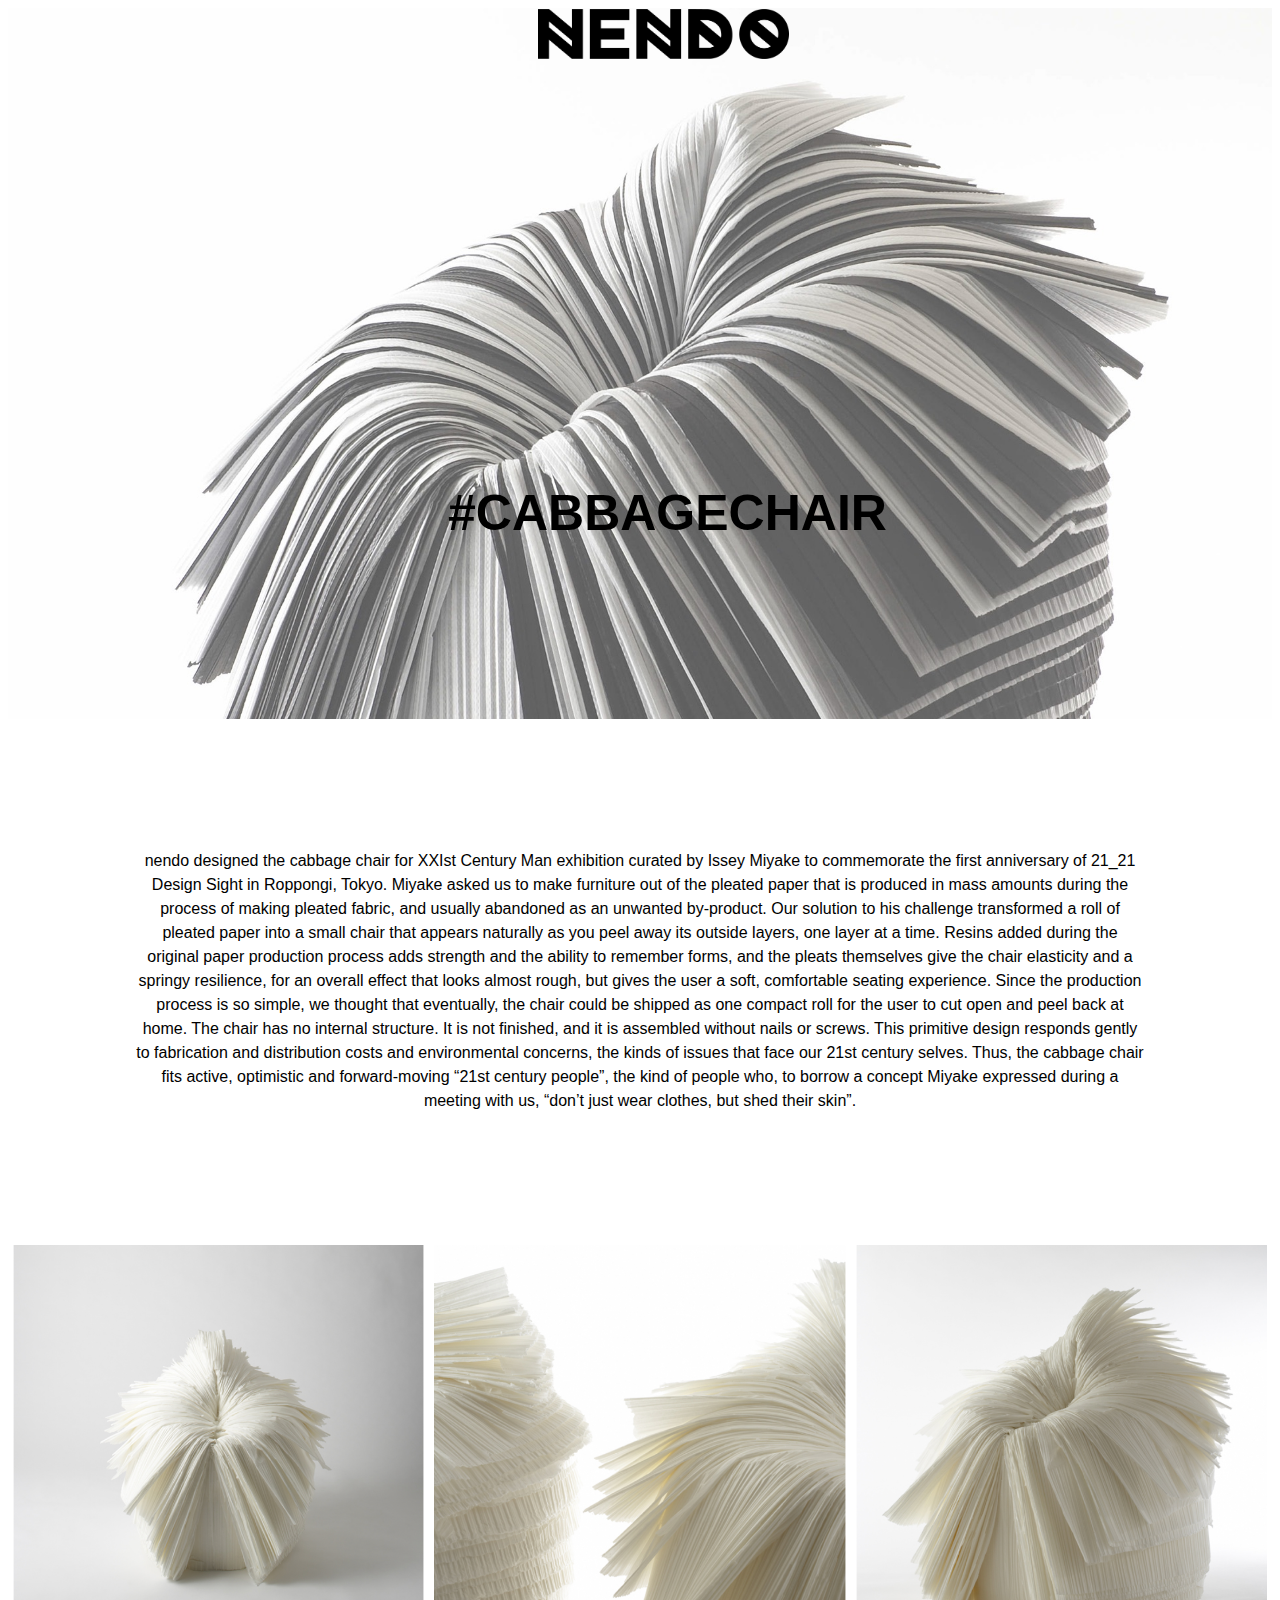
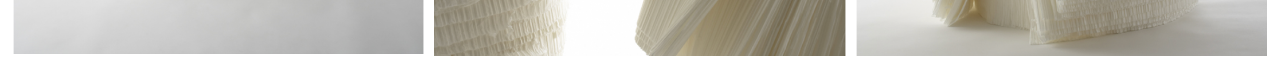
<file: cabbage.html>
<!DOCTYPE html>
<html lang="en">
<head>
    <meta charset="UTF-8">
    <meta name="viewport" content="width=device-width, initial-scale=1.0">
    <title>#CABBAGECHAIR</title>
    <link rel="stylesheet" href="cabbage.css">
</head>

<body>
    <div class="h1">
        <h1 class="h1" style="font-family: Verdana, Geneva, Tahoma, sans-serif; font-weight: bold;">#CABBAGECHAIR</h1>
    </div>

    <a href="index.html">
         <div class="pic1">
             <img src="public/imgs/nendo-logo.png" class="pic1" alt="Nendo logo">
              
         </div>
    </a>

    <div class="grid">
        <img src="public/imgs/cabbagechair.jpeg" alt="cabbage chair by nendo" width="100%;" height="auto">
    </div>

    <div class="container">
        <div class="text1">nendo designed the cabbage chair for XXIst Century Man exhibition curated by Issey Miyake to commemorate the first anniversary of 21_21 Design Sight in Roppongi, Tokyo.
            Miyake asked us to make furniture out of the pleated paper that is produced in mass amounts during the process of making pleated fabric, and usually abandoned as an unwanted by-product. Our solution to his challenge transformed a roll of pleated paper into a small chair that appears naturally as you peel away its outside layers, one layer at a time.
            Resins added during the original paper production process adds strength and the ability to remember forms, and the pleats themselves give the chair elasticity and a springy resilience, for an overall effect that looks almost rough, but gives the user a soft, comfortable seating experience.
            Since the production process is so simple, we thought that eventually, the chair could be shipped as one compact roll for the user to cut open and peel back at home. The chair has no internal structure. It is not finished, and it is assembled without nails or screws. This primitive design responds gently to fabrication and distribution costs and environmental concerns, the kinds of issues that face our 21st century selves. Thus, the cabbage chair fits active, optimistic and forward-moving “21st century people”, the kind of people who, to borrow a concept Miyake expressed during a meeting with us, “don’t just wear clothes, but shed their skin”.</div>
    </div>

    <div class="row">
        <div class="column">
            <img src="public/imgs/cabbage1.png" alt="cabbage chair by nendo" width="100%;">
        </div>
    
        <div class="column">
            <img src="public/imgs/cabbage2.png" alt="cabbage chair by nendo" width="100%;">
        </div>
    
        <div class="column">
            <img src="public/imgs/cabbage3.png" alt="cabbage chair by nendo" width="100%;">
        </div>
        

</body>
</html>
</file>
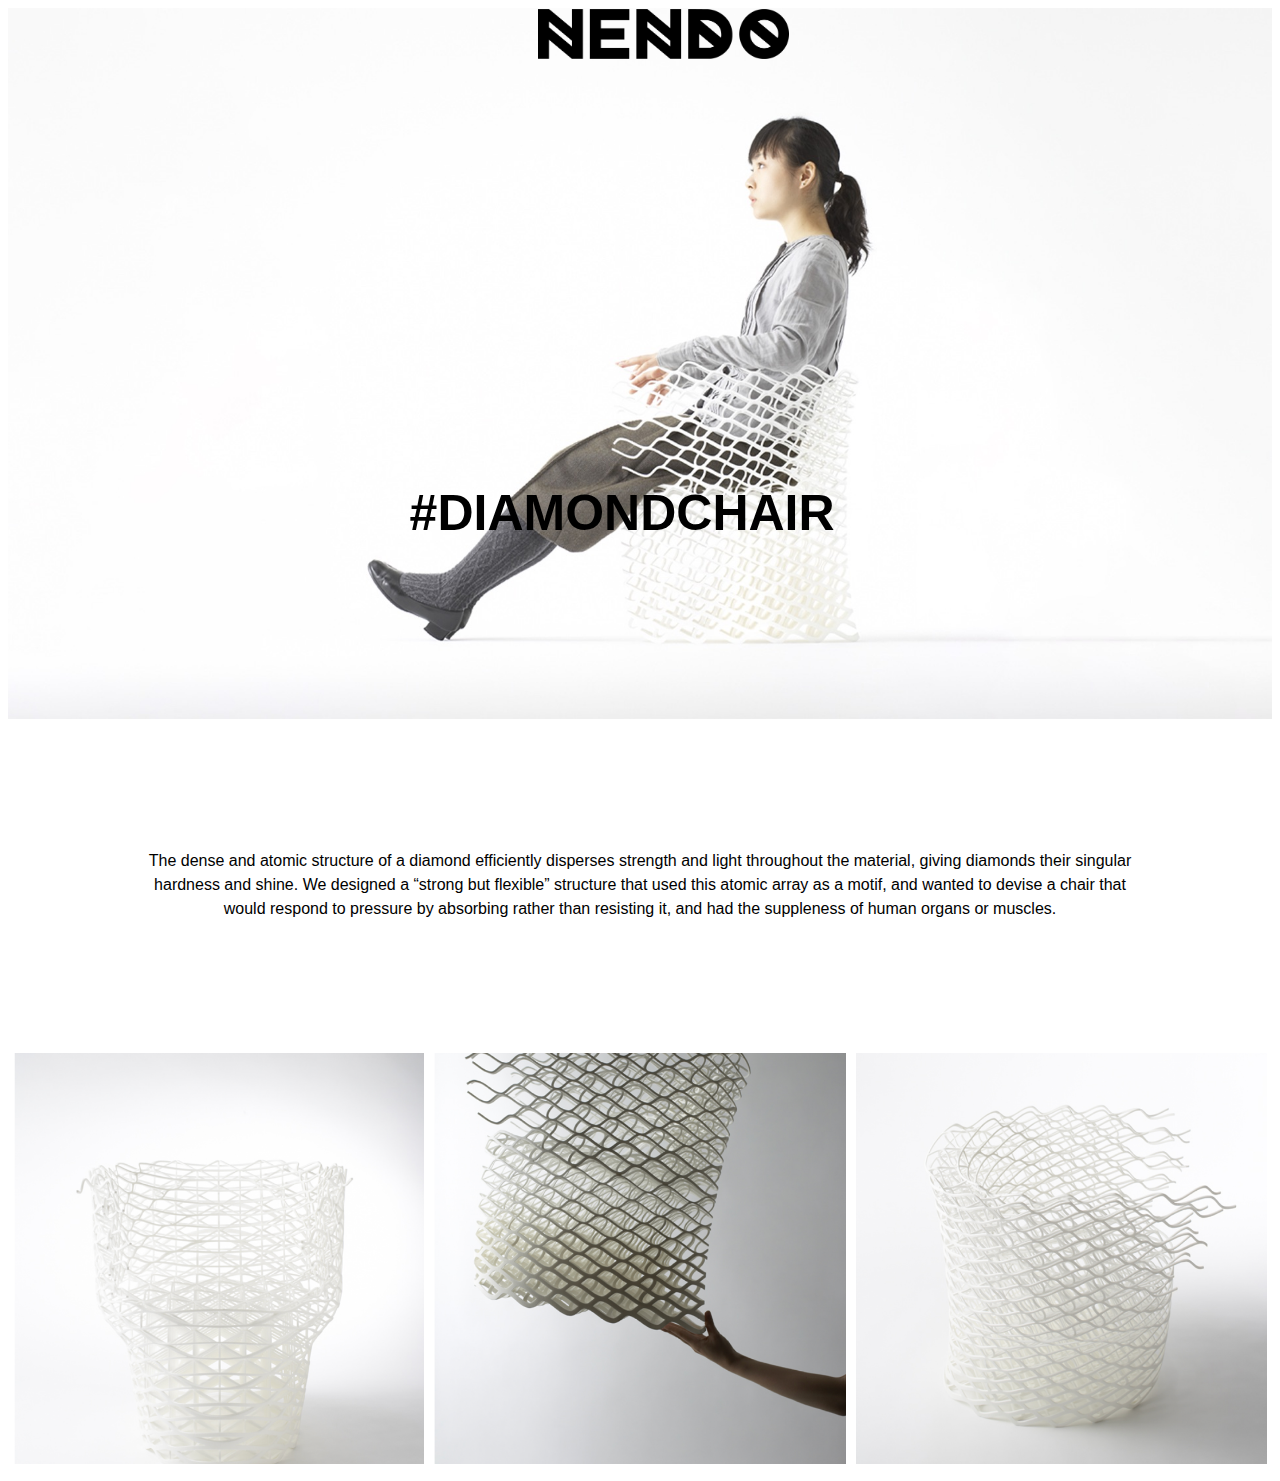
<file: diamond.html>
<!DOCTYPE html>
<html lang="en">
<head>
    <meta charset="UTF-8">
    <meta name="viewport" content="width=device-width, initial-scale=1.0">
    <title>#DIAMONDCHAIR</title>
    <link rel="stylesheet" href="diamond.css">
</head>

<body>
    <div class="h1">
        <h1 class="h1" style="font-family: Verdana, Geneva, Tahoma, sans-serif; font-weight: bold;">#DIAMONDCHAIR</h1>
    </div>

    <a href="index.html">
         <div class="pic1">
             <img src="public/imgs/nendo-logo.png" class="pic1" alt="Nendo logo">
              
         </div>
    </a>

    <div class="diamond">
        <img src="public/imgs/diamondchair2.jpeg" alt="diamond chair by nendo" width="100%;" height="auto">
    </div>

    <div class="container">
        <div class="text1">The dense and atomic structure of a diamond efficiently disperses strength and light throughout the material, giving diamonds their singular hardness and shine. We designed a “strong but flexible” structure that used this atomic array as a motif, and wanted to devise a chair that would respond to pressure by absorbing rather than resisting it, and had the suppleness of human organs or muscles.
        </div>
    </div>

    <div class="row">
        <div class="column">
            <img src="public/imgs/diamond2.png" alt="diamond chair by nendo" width="100%;">
        </div>
    
        <div class="column">
            <img src="public/imgs/diamond1.png" alt="diamond chair by nendo" width="100%;">
        </div>
    
        <div class="column">
            <img src="public/imgs/diamond3.png" alt="diamond chair by nendo" width="100%;">
        </div>
        

</body>
</html>
</file>
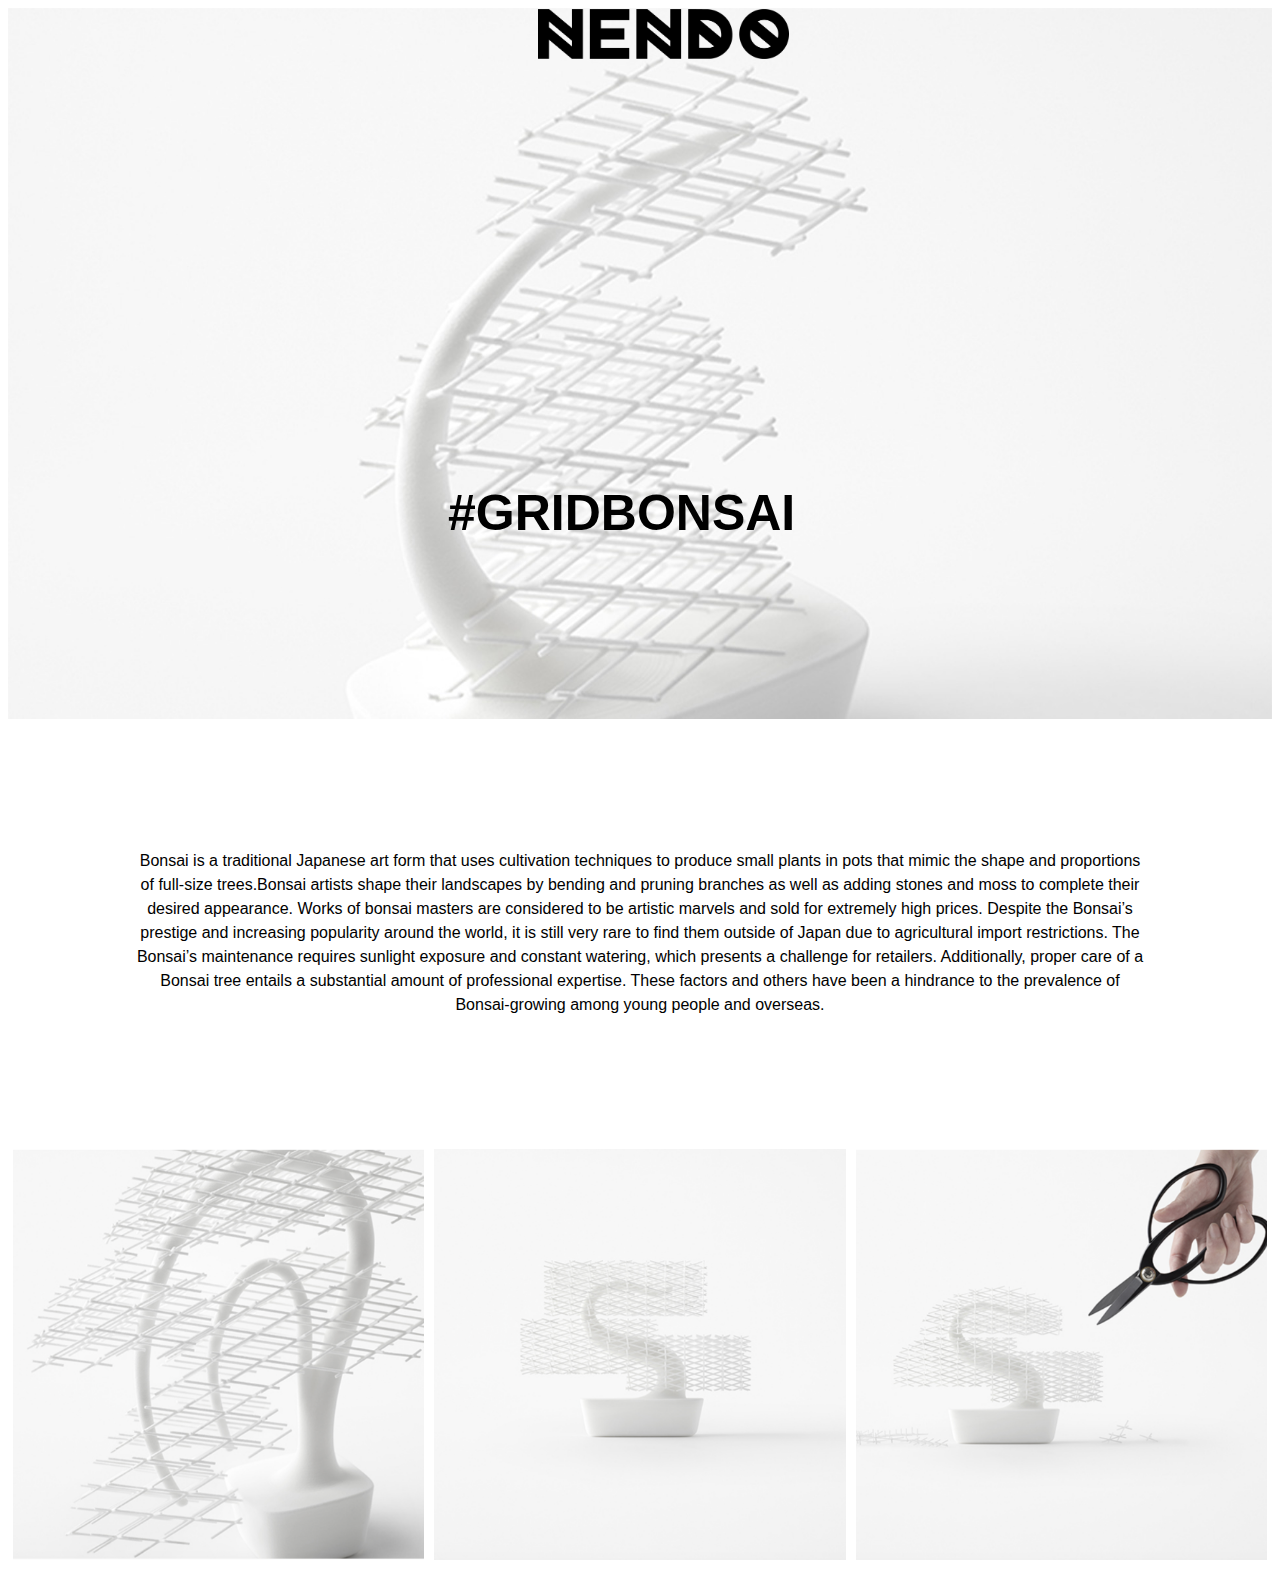
<file: grid.html>
<!DOCTYPE html>
<html lang="en">
<head>
    <meta charset="UTF-8">
    <meta name="viewport" content="width=device-width, initial-scale=1.0">
    <title>#GRIDBONSAI</title>
    <link rel="stylesheet" href="grid.css">
</head>

<body>
    <div class="h1">
        <h1 class="h1" style="font-family: Verdana, Geneva, Tahoma, sans-serif; font-weight: bold;">#GRIDBONSAI</h1>
    </div>

    <a href="index.html">
         <div class="pic1">
             <img src="public/imgs/nendo-logo.png" class="pic1" alt="Nendo logo">
              
         </div>
    </a>

    <div class="grid">
        <img src="public/imgs/gridbonsai.jpeg" alt="grid bonsai by nendo" width="100%;" height="auto">
    </div>

    <div class="container">
        <div class="text1">Bonsai is a traditional Japanese art form that uses cultivation techniques to produce small plants in pots that mimic the shape and proportions of full-size trees.Bonsai artists shape their landscapes by bending and pruning branches as well as adding stones and moss to complete their desired appearance. Works of bonsai masters are considered to be artistic marvels and sold for extremely high prices. Despite the Bonsai’s prestige and increasing popularity around the world, it is still very rare to find them outside of Japan due to agricultural import restrictions. The Bonsai’s maintenance requires sunlight exposure and constant watering, which presents a challenge for retailers. Additionally, proper care of a Bonsai tree entails a substantial amount of professional expertise. These factors and others have been a hindrance to the prevalence of Bonsai-growing among young people and overseas.</div>
    </div>

    <div class="row">
        <div class="column">
            <img src="public/imgs/grid1.png" alt="grid bonsai by nendo" width="100%;">
        </div>
    
        <div class="column">
            <img src="public/imgs/grid2.png" alt="grid bonsai by nendo" width="100%;">
        </div>
    
        <div class="column">
            <img src="public/imgs/grid3.png" alt="grid bonsai by nendo" width="100%;">
        </div>
        

</body>
</html>
</file>
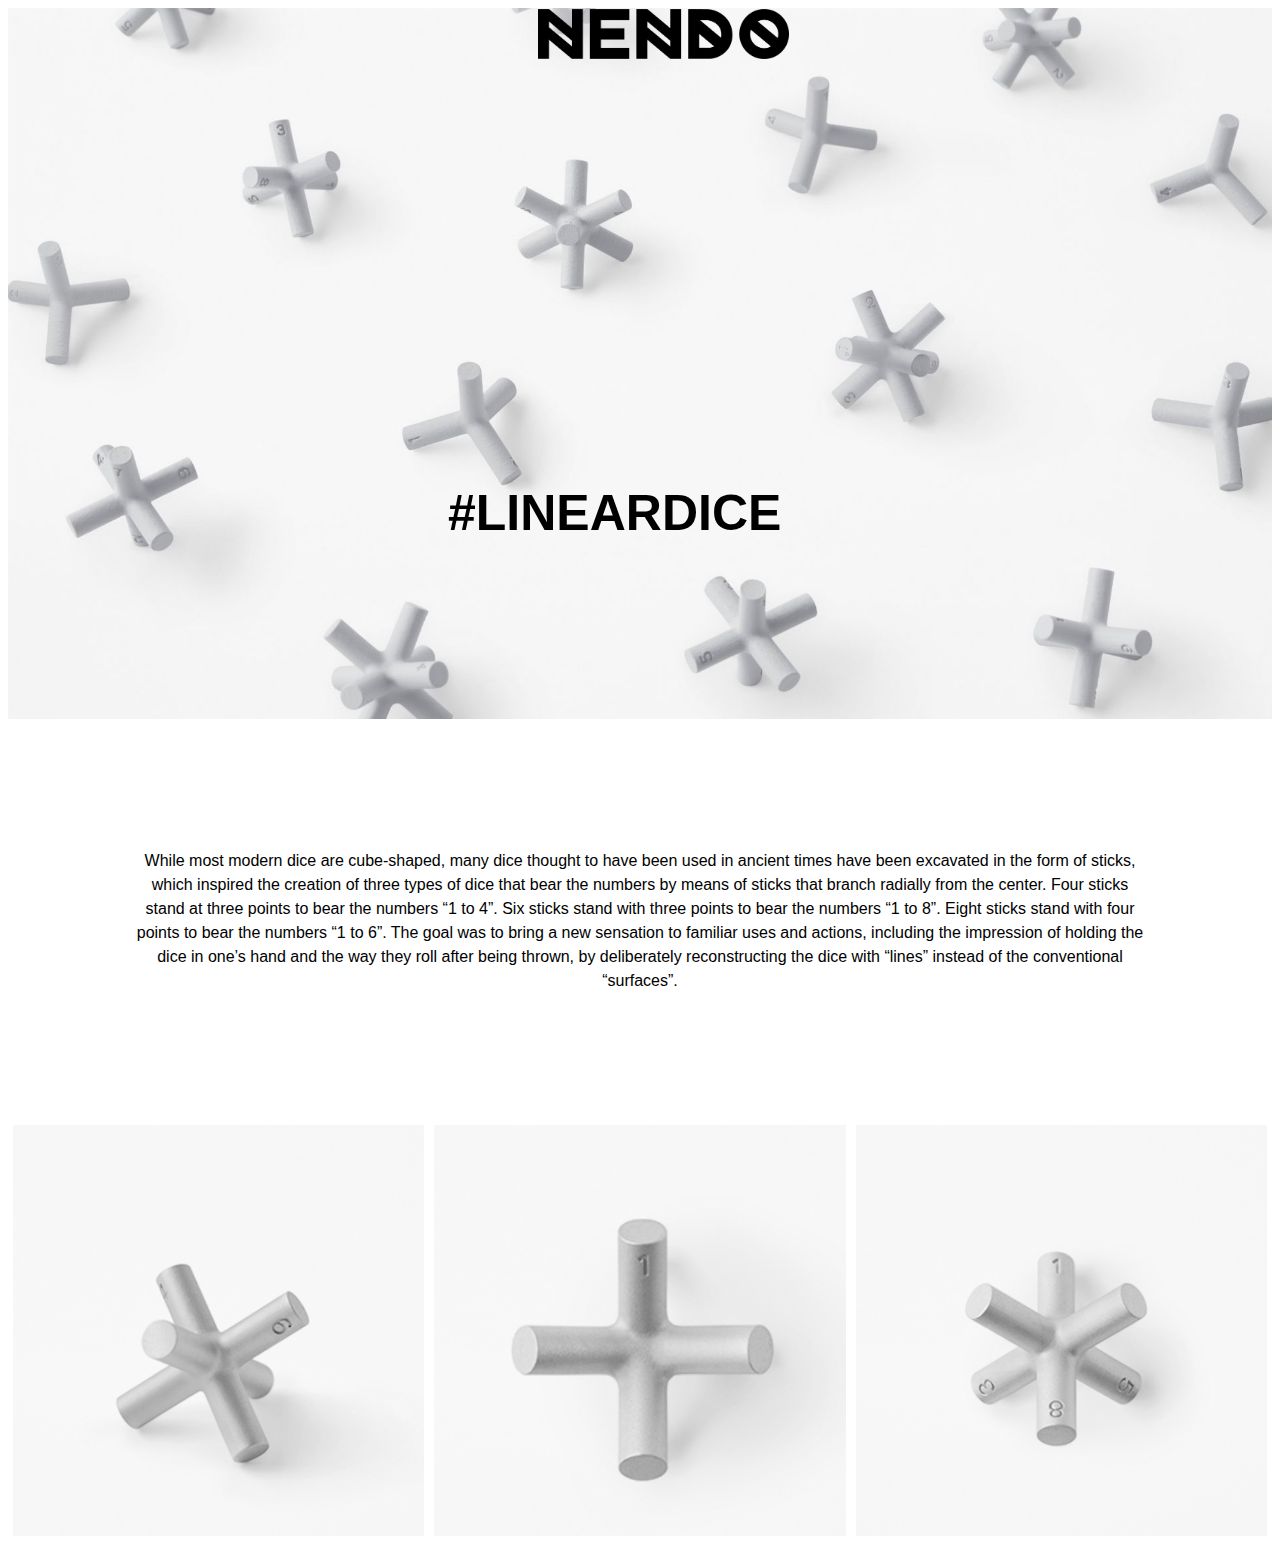
<file: linear.html>
<!DOCTYPE html>
<html lang="en">
<head>
    <meta charset="UTF-8">
    <meta name="viewport" content="width=device-width, initial-scale=1.0">
    <title>#LINEARDICE</title>
    <link rel="stylesheet" href="linear.css">
</head>

<body>
    <div class="h1">
        <h1 class="h1" style="font-family: Verdana, Geneva, Tahoma, sans-serif; font-weight: bold;">#LINEARDICE</h1>
    </div>

    <a href="index.html">
         <div class="pic1">
             <img src="public/imgs/nendo-logo.png" class="pic1" alt="Nendo logo">
              
         </div>
    </a>

    <div class="grid">
        <img src="public/imgs/lineardice.jpeg" alt="linear dice by nendo" width="100%;" height="auto">
    </div>

    <div class="container">
        <div class="text1">While most modern dice are cube-shaped, many dice thought to have been used in ancient times have been excavated in the form of sticks, which inspired the creation of three types of dice that bear the numbers by means of sticks that branch radially from the center.

            Four sticks stand at three points to bear the numbers “1 to 4”.
            Six sticks stand with three points to bear the numbers “1 to 8”.
            Eight sticks stand with four points to bear the numbers “1 to 6”.
            
            The goal was to bring a new sensation to familiar uses and actions, including the impression of holding the dice in one’s hand and the way they roll after being thrown, by deliberately reconstructing the dice with “lines” instead of the conventional “surfaces”.</div>
    </div>

    <div class="row">
        <div class="column">
            <img src="public/imgs/dice1.png" alt="linear dice by nendo" width="100%;">
        </div>
    
        <div class="column">
            <img src="public/imgs/dice2.png" alt="linear dice by nendo" width="100%;">
        </div>
    
        <div class="column">
            <img src="public/imgs/dice3.png" alt="linear dice by nendo" width="100%;">
        </div>
        

</body>
</html>
</file>
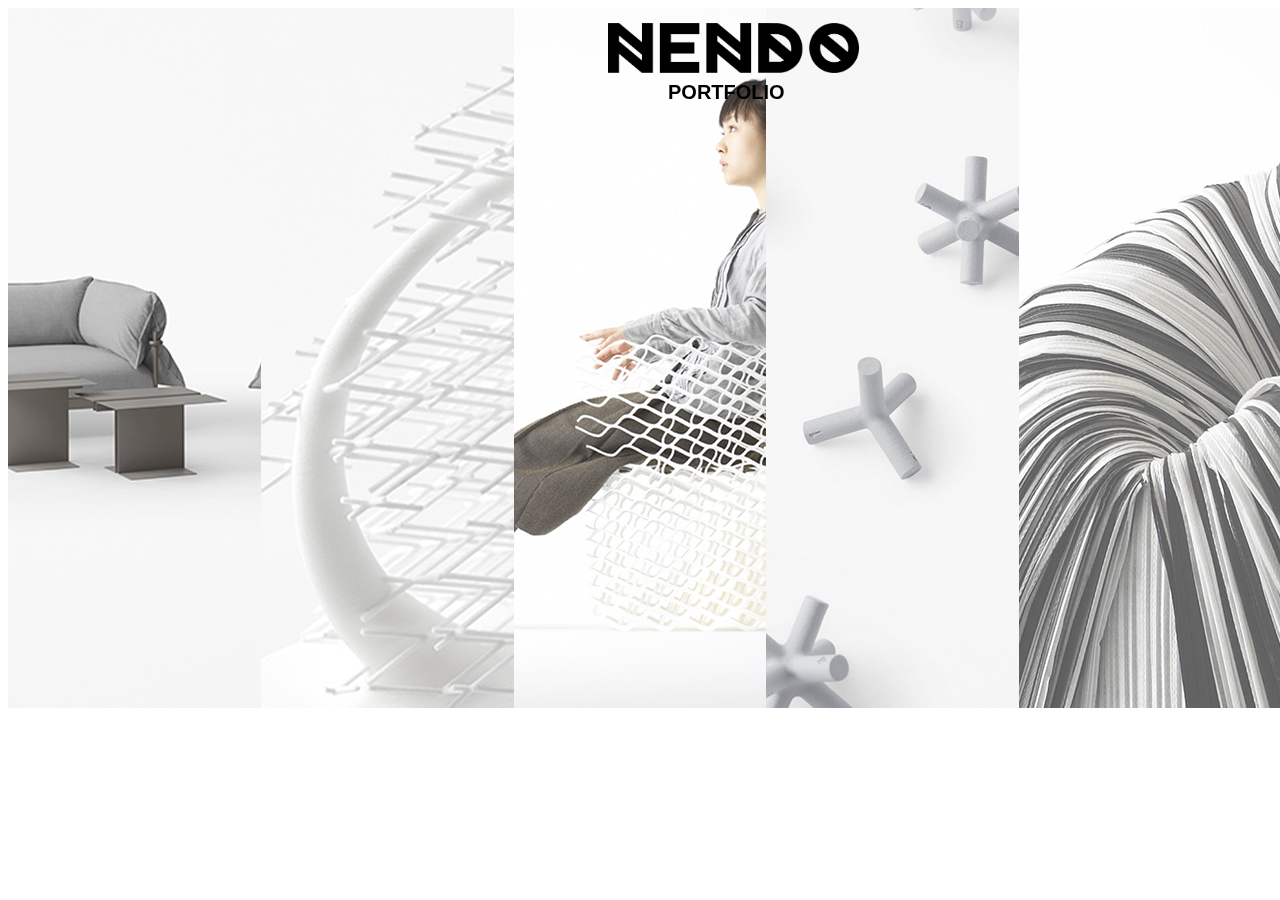
<file: portfolio.html>
<!DOCTYPE html>
<html lang="en">
<head>
    <meta charset="UTF-8">
    <meta name="viewport" content="width=device-width, initial-scale=1.0">
    <title>Portfolio</title>
    <link rel="stylesheet" href="p.css">

</head>
<body>
    <nav>
        <div class="h1">
            <h1 class="h1" style="font-family: Verdana, Geneva, Tahoma, sans-serif; font-weight: bold;">PORTFOLIO</h1>
        </div>

        <a href="index.html">
            <div class="pic1">
                <img src="public/imgs/nendo-logo.png" class="pic1" alt="Nendo logo">
                
            </div>
        </a>
    </nav>

<div class="image container portfolio">
    <div class="portfolio-container">
        <a href="straddlechair.html">
            <div class="title-text">#STRADDLECHAIR</div>
            <img src="public/imgs/straddlep.png" alt="straddle chair by nendo"/>
        </a>
    </div>
    <div class="portfolio-container">
        <a href="grid.html">
            <div class="title-text">#GRIDBONSAI</div>
            <img src="public/imgs/bonsaip.png" alt="grid bonsai by nendo"/>
        </a>
    </div>
    <div class="portfolio-container">
        <a href="diamond.html">
            <div class="title-text">#DIAMONDCHAIR</div>
            <img src="public/imgs/diamondp.png" alt="diamond chair by nendo"/>
        </a>
    </div>
    <div class="portfolio-container">
    <a href="linear.html">
        <div class="title-text">#LINEARDICE</div>
        <img src="public/imgs/dicep.png" alt="linear dice by nendo"/>
    </a>
    </div>
    <div class="portfolio-container">
        <a href="cabbage.html">
            <div class="title-text">#CABBAGECHAIR</div>
            <img src="public/imgs/cabbagep.png" alt="cabbage chair by nendo"/>
        </a>
    </div>
</div>
</body>
</html>
</file>
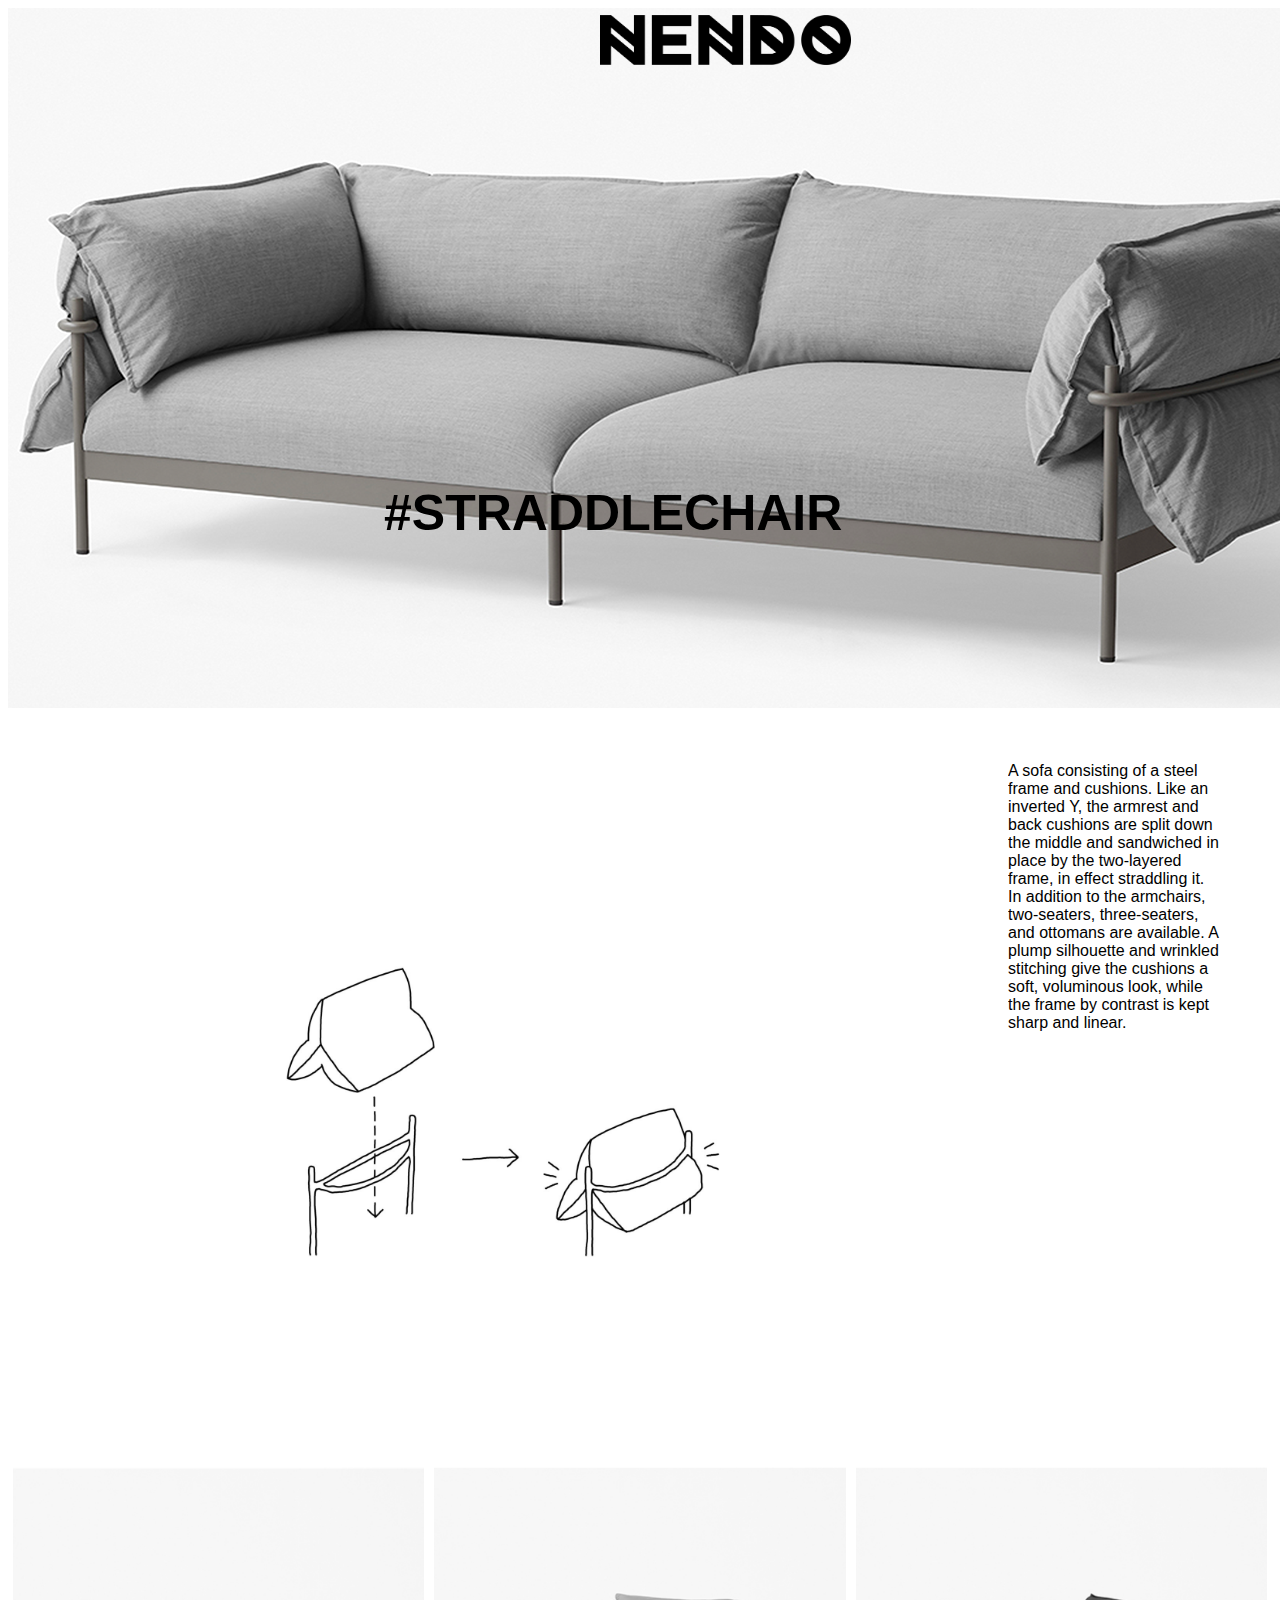
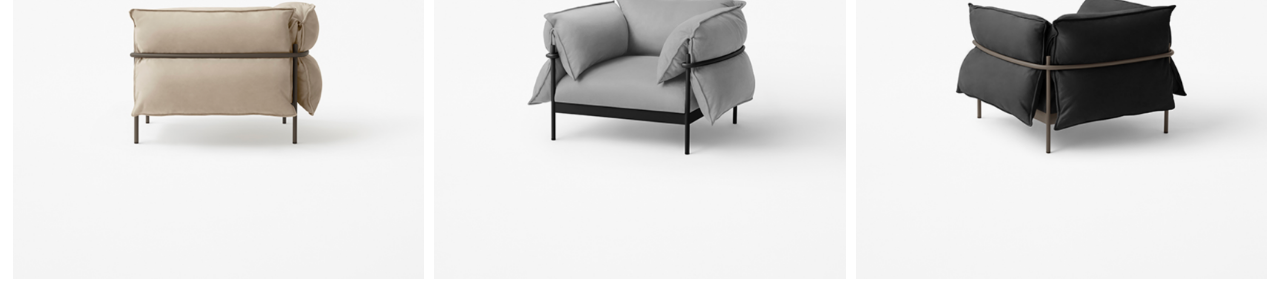
<file: straddlechair.html>
<!DOCTYPE html>
<html lang="en">
<head>
    <meta charset="UTF-8">
    <meta name="viewport" content="width=device-width, initial-scale=1.0">
    <title>STRADDLE CHAIR</title>
    <link rel="stylesheet" href="straddle.css">
    
</head>
<body>
    <div class="h1">
        <h1 class="h1" style="font-family: Verdana, Geneva, Tahoma, sans-serif; font-weight: bold;">#STRADDLECHAIR</h1>
    </div>

    <a href="index.html">
         <div class="pic1">
             <img src="public/imgs/nendo-logo.png" class="pic1" alt="Nendo logo">
              
         </div>
    </a>

<img src="public/imgs/s-background.png" alt="straddle chair by nendo">

<div class="img1">
    <img src="public/imgs/straddlesketch.jpeg" alt="straddle chair sketches by nendo">
        <div class="text">A sofa consisting of a steel frame and cushions. Like an inverted Y, the armrest and back cushions are split down the middle and sandwiched in place by the two-layered frame, in effect straddling it. In addition to the armchairs, two-seaters, three-seaters, and ottomans are available. A plump silhouette and wrinkled stitching give the cushions a soft, voluminous look, while the frame by contrast is kept sharp and linear.</div>
</div>

<div class="row">
    <div class="column">
        <img src="public/imgs/screen1.png" alt="straddle chair by nendo" width="100%;">
    </div>

    <div class="column">
        <img src="public/imgs/screen2.png" alt="straddle chair by nendo" width="100%;">
    </div>

    <div class="column">
        <img src="public/imgs/screen3.png" alt="straddle chair by nendo" width="100%;">
    </div>
    
    
</div>

</div>
</body>

</html>
</file>
<file: cabbage.css>
.pic1 img{
    height: 50px;
    width: auto;
    position: absolute;
    top: 1%;
    left: 42%;
}

.h1{
    font-size: 50px;
    position: absolute;
    top: 50%;
    left: 35%;
}

.container{
    display: flex;
    justify-content: center;
    margin-top: 10%;
    padding-left: 10%;
    padding-right: 10%;
    margin-bottom: 10%;
    text-align: center;
    font-family: Verdana, Geneva, Tahoma, sans-serif;
    font-size: medium; 
    line-height: 150%;
}

* {
    box-sizing: border-box;
 }
    
 .column {
    float: left;
    width: 33.33%;
    padding: 5px;
 }

 .row::after{
    content: "";
    display: table;
    clear: both;
 }
</file>
<file: diamond.css>
.pic1 img{
    height: 50px;
    width: auto;
    position: absolute;
    top: 1%;
    left: 42%;
}

.h1{
    font-size: 50px;
    position: absolute;
    top: 50%;
    left: 32%;

}

.container{
    display: flex;
    justify-content: center;
    margin-top: 10%;
    padding-left: 10%;
    padding-right: 10%;
    margin-bottom: 10%;
    text-align: center;
    font-family: Verdana, Geneva, Tahoma, sans-serif;
    font-size: medium; 
    line-height: 150%;
}

* {
    box-sizing: border-box;
 }
    
 .column {
    float: left;
    width: 33.33%;
    padding: 5px;
 }

 .row::after{
    content: "";
    display: table;
    clear: both;
 }
</file>
<file: grid.css>
.pic1 img{
    height: 50px;
    width: auto;
    position: absolute;
    top: 1%;
    left: 42%;
}

.h1{
    font-size: 50px;
    position: absolute;
    top: 50%;
    left: 35%;
}

.container{
    display: flex;
    justify-content: center;
    margin-top: 10%;
    padding-left: 10%;
    padding-right: 10%;
    margin-bottom: 10%;
    text-align: center;
    font-family: Verdana, Geneva, Tahoma, sans-serif;
    font-size: medium; 
    line-height: 150%;
}

* {
    box-sizing: border-box;
 }
    
 .column {
    float: left;
    width: 33.33%;
    padding: 5px;
 }

 .row::after{
    content: "";
    display: table;
    clear: both;
 }
</file>
<file: linear.css>
.pic1 img{
    height: 50px;
    width: auto;
    position: absolute;
    top: 1%;
    left: 42%;
}

.h1{
    font-size: 50px;
    position: absolute;
    top: 50%;
    left: 35%;
}

.container{
    display: flex;
    justify-content: center;
    margin-top: 10%;
    padding-left: 10%;
    padding-right: 10%;
    margin-bottom: 10%;
    text-align: center;
    font-family: Verdana, Geneva, Tahoma, sans-serif;
    font-size: medium; 
    line-height: 150%;
}

* {
    box-sizing: border-box;
 }
    
 .column {
    float: left;
    width: 33.33%;
    padding: 5px;
 }

 .row::after{
    content: "";
    display: table;
    clear: both;
 }
</file>
<file: p.css>
nav{
    position: fixed;
    z-index: 100;
}
.pic1 img{
    height: 50px;
    width: auto;
    position: absolute;
    top: 15px;
    left: 600px;
}

.h1{
    font-size: 20px;
    position: absolute;
    top: 30px;
    left: 330px;
}
.portfolio{
    display: flex;
;
}
.portfolio-container{
    display: flex;
    position: relative;
    background-color: white;
    max-width: 20%;
}

.portfolio-container:hover .title-text{
    opacity: 1;
}
.portfolio-container:hover img{
    opacity: .6;
}


.title-text{
    opacity: 0;
    font-family: Verdana, Geneva, Tahoma, sans-serif;
    font-weight: bold;
    position: absolute;
    color:black;
    left: 0;
    top:50%;
}
</file>
<file: straddle.css>
.pic1 img{
    height: 50px;
    width: auto;
    position: absolute;
    top: 15px;
    left: 600px;
}

.h1{
    font-size: 50px;
    position: absolute;
    top: 50%;
    left: 30%;
}


.img1 img{
    height: 700px;
    width: auto;
    float: left;
    margin-right: 10px;
    position: relative;
}


.text {
    overflow: hidden;
    margin-right: 10px; /* Adjust as needed */
    font-family: Verdana, Geneva, Tahoma, sans-serif;
    font-size: medium;
    margin: 50px;
 }

 * {
    box-sizing: border-box;
 }
    
 .column {
    float: left;
    width: 33.33%;
    padding: 5px;
 }

 .row::after{
    content: "";
    display: table;
    clear: both;
 }
</file>
